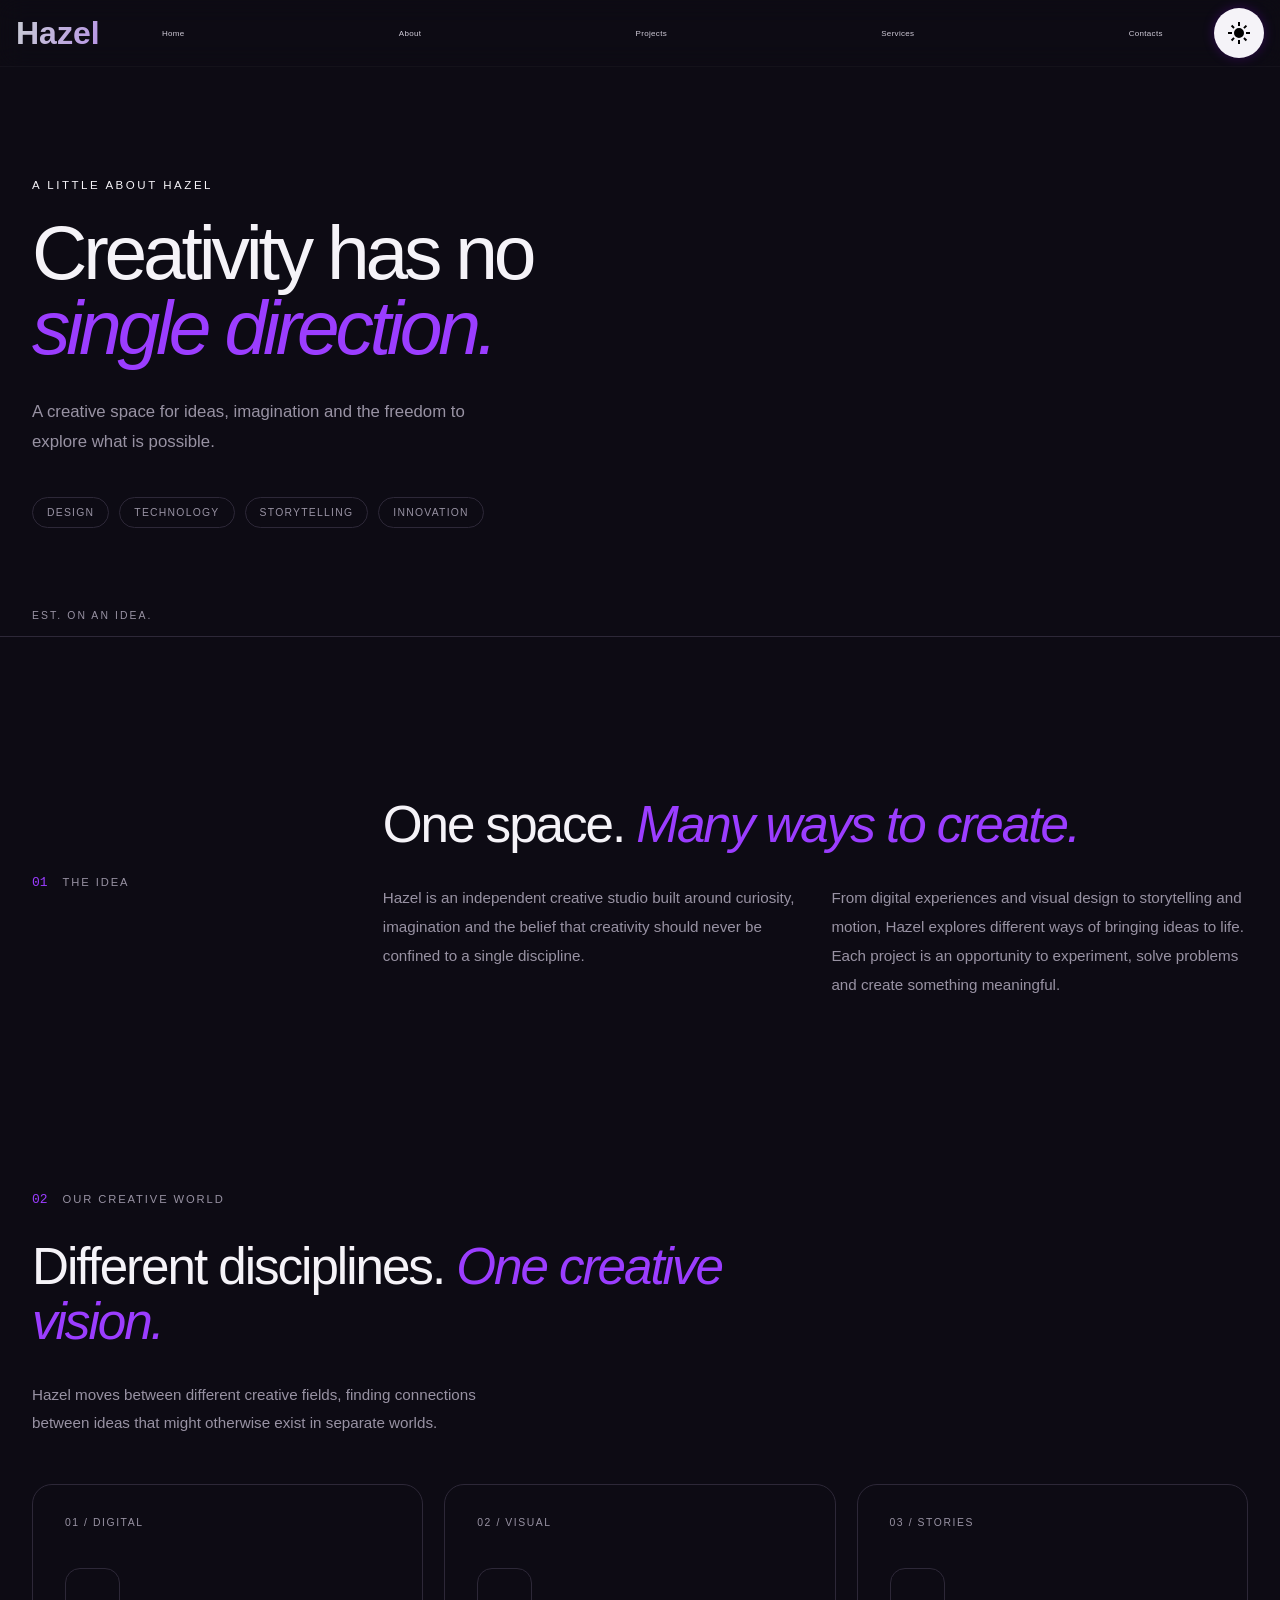
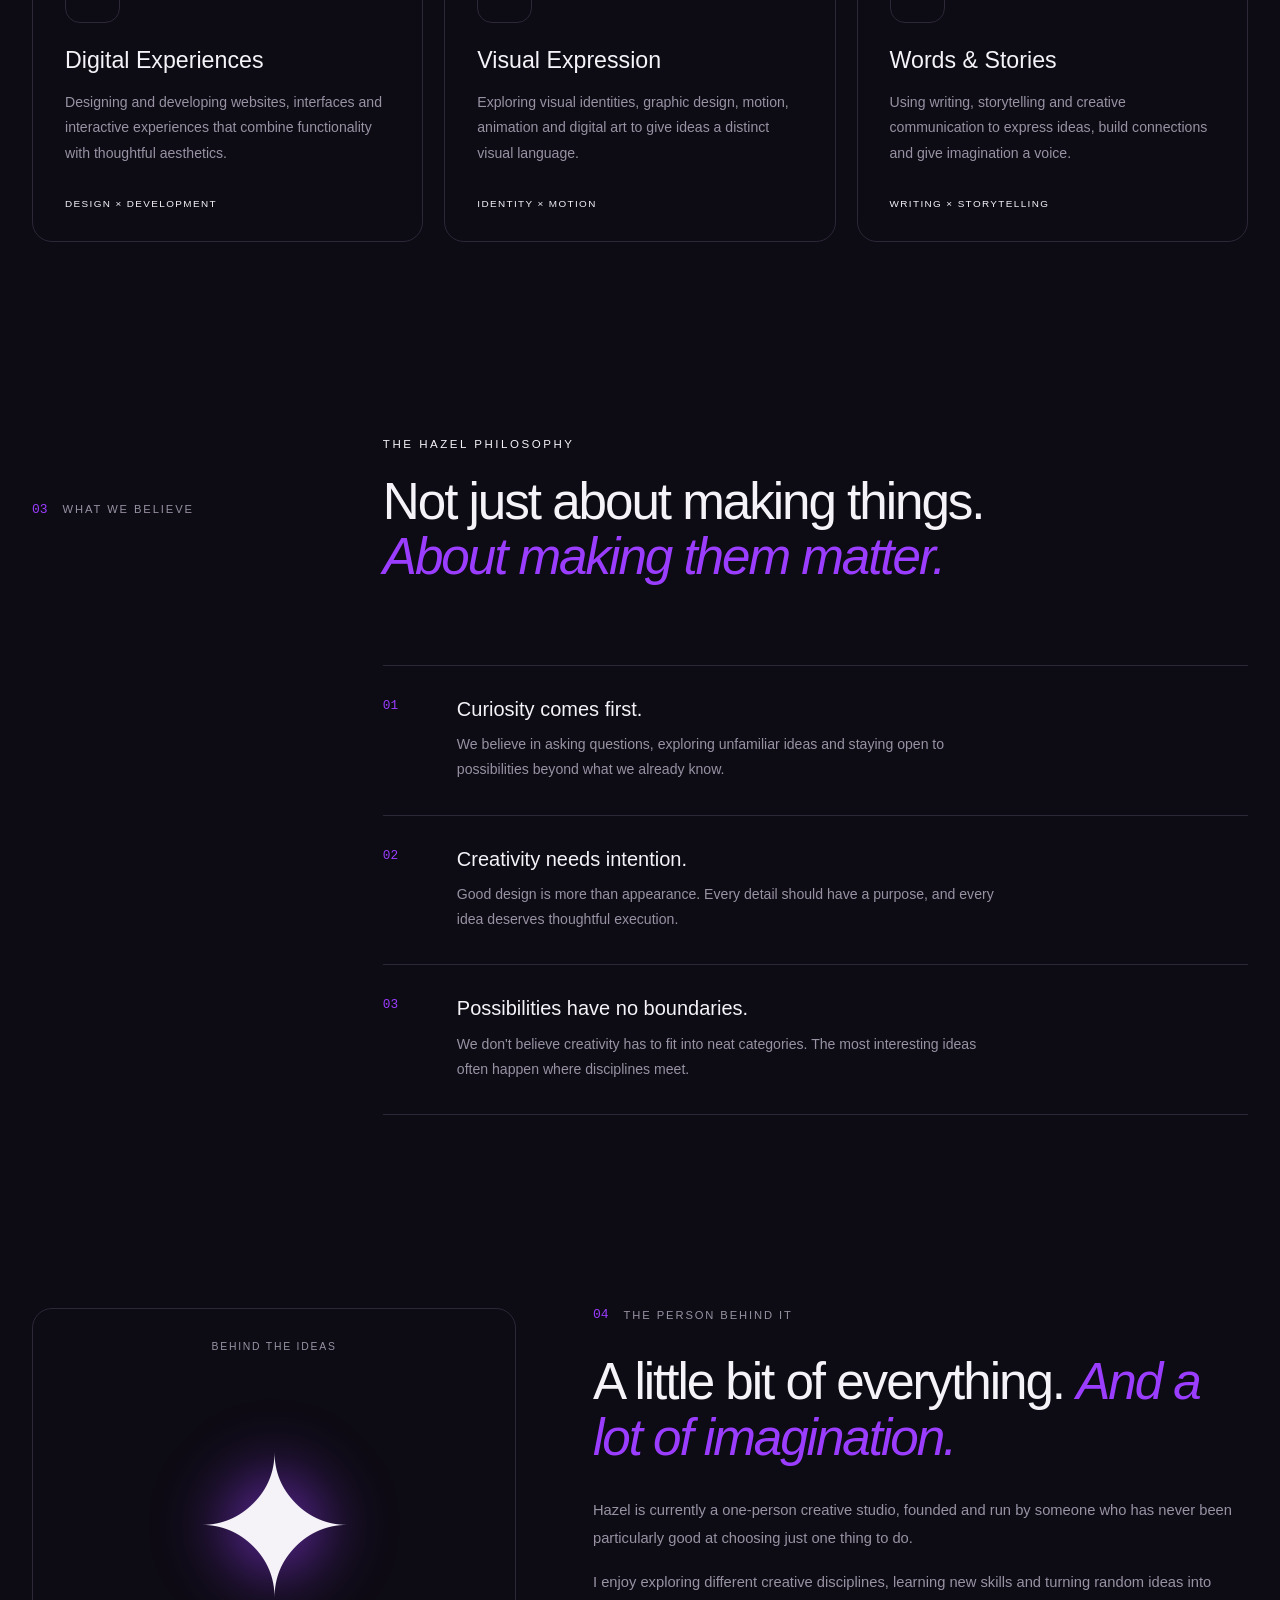
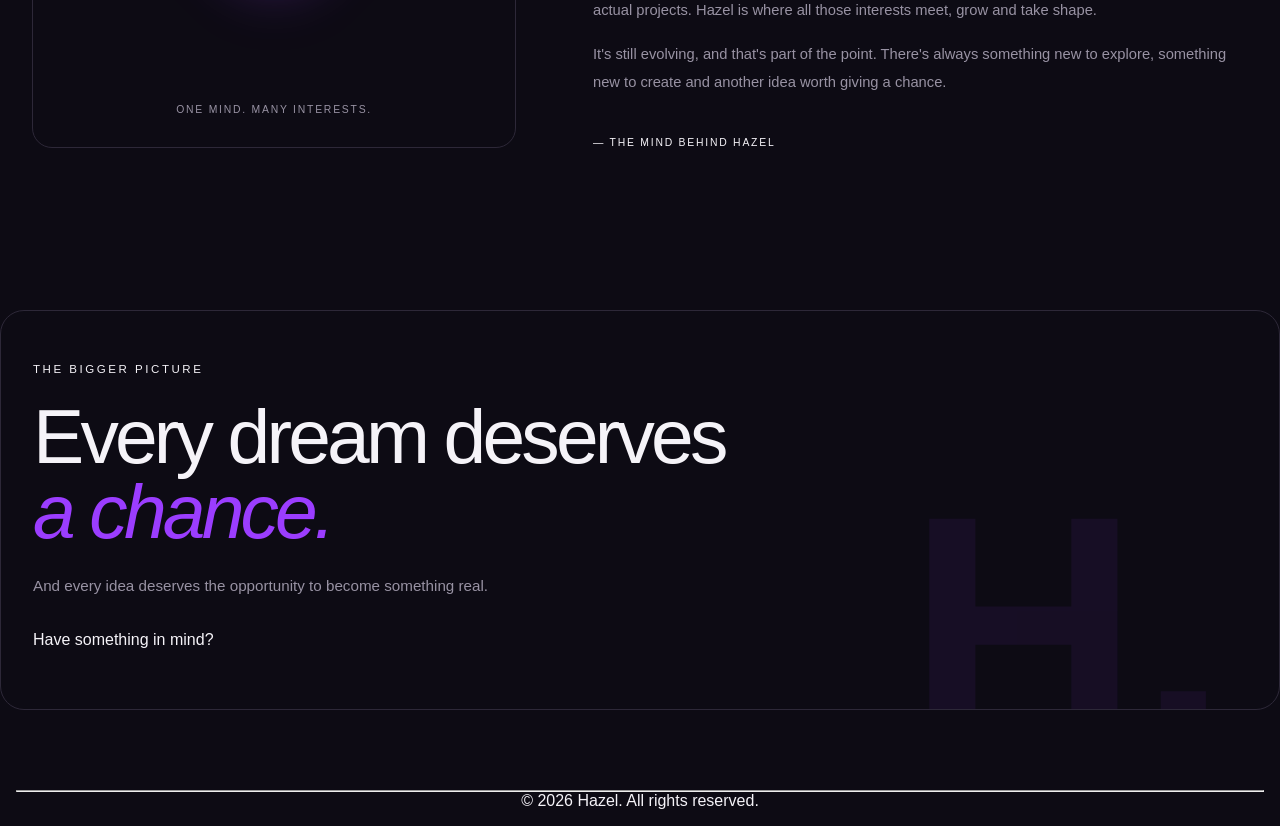
<file: about.html>
<!DOCTYPE html>
<html>
    <head>
        <title>HAZEL</title>
        <link rel="stylesheet" href="general.css"> 
        <link rel="stylesheet" href="css/About.css">
        <link rel="shortcut icon" href="HAZEL-white.svg">
        <script type="text/javascript" src="darkmode.js" defer></script>

    </head>
    <body class="darkmode">
        <header>
            <!--Logo-->
            <div class="Logo">
                <a href="index.html"><span class="HAZEL">Hazel</span></a>
            </div>
            <!--menubar-->
            <button class="bar-toggle">
                <span class="bar"></span>
                <span class="bar"></span>
                <span class="bar"></span>
            </button>
            <!--navbar-->
            <div class="navbar">
                <a href="index.html">Home</a>
                <a href="about.html">About</a>
                <a href="projects.html">Projects</a>
                <a href="services.html">Services</a>
                <a href="contact.html">Contacts</a>
                <!--<a href="Resume.pdf" target="_blank"><button class="btn">Resume 🡻</button></a>----->
            </div> 
             <!--Theme Toggle-->
             <div id="theme"><button id="theme-toggle">
                <svg xmlns="http://www.w3.org/2000/svg" height="24px" viewBox="0 -960 960 960" width="24px" fill="#e3e3e3"><path d="M480-120q-150 0-255-105T120-480q0-150 105-255t255-105q14 0 27.5 1t26.5 3q-41 29-65.5 75.5T444-660q0 90 63 153t153 63q55 0 101-24.5t75-65.5q2 13 3 26.5t1 27.5q0 150-105 255T480-120Z"/></svg>
                <svg xmlns="http://www.w3.org/2000/svg" height="24px" viewBox="0 -960 960 960" width="24px" fill="#e3e3e3"><path d="M338.5-338.5Q280-397 280-480t58.5-141.5Q397-680 480-680t141.5 58.5Q680-563 680-480t-58.5 141.5Q563-280 480-280t-141.5-58.5ZM200-440H40v-80h160v80Zm720 0H760v-80h160v80ZM440-760v-160h80v160h-80Zm0 720v-160h80v160h-80ZM256-650l-101-97 57-59 96 100-52 56Zm492 496-97-101 53-55 101 97-57 59Zm-98-550 97-101 59 57-100 96-56-52ZM154-212l101-97 55 53-97 101-59-57Z"/></svg>
            </button></div>
        </header>
        
        <main class="about-page">

            <!-- ABOUT HERO -->
            <section class="about-hero">

                <div class="about-hero-copy">
                    <span class="about-eyebrow">A LITTLE ABOUT HAZEL</span>

                    <h1>
                        Creativity has no
                        <span>single direction.</span>
                    </h1>

                    <p class="about-hero-desc">
                        A creative space for ideas, imagination and the
                        freedom to explore what is possible.
                    </p>

                    <div class="about-hero-tags">
                        <span>DESIGN</span>
                        <span>TECHNOLOGY</span>
                        <span>STORYTELLING</span>
                        <span>INNOVATION</span>
                    </div>
                </div>

                <div class="hero-index">EST. ON AN IDEA.</div>
            </section>


            <!-- THE STORY -->
            <section class="about-story">

                <div class="about-section-index">
                    <span>01</span>
                    <span>THE IDEA</span>
                </div>

                <div class="about-story-content">

                    <h2>
                        One space.
                        <span>Many ways to create.</span>
                    </h2>

                    <div class="story-columns">
                        <p>
                            Hazel is an independent creative studio built around
                            curiosity, imagination and the belief that creativity
                            should never be confined to a single discipline.
                        </p>

                        <p>
                            From digital experiences and visual design to
                            storytelling and motion, Hazel explores different
                            ways of bringing ideas to life. Each project is an
                            opportunity to experiment, solve problems and create
                            something meaningful.
                        </p>
                    </div>

                </div>

            </section>


            <!-- WHAT WE DO -->
            <section class="about-focus">

                <div class="about-section-heading">
                    <div class="about-section-index">
                        <span>02</span>
                        <span>OUR CREATIVE WORLD</span>
                    </div>

                    <h2>
                        Different disciplines.
                        <span>One creative vision.</span>
                    </h2>

                    <p>
                        Hazel moves between different creative fields,
                        finding connections between ideas that might
                        otherwise exist in separate worlds.
                    </p>
                </div>


                <div class="focus-grid">

                    <article class="focus-card focus-digital">
                        <span class="focus-number">01 / DIGITAL</span>

                        <div class="focus-icon">
                            <i class="fa-solid fa-code"></i>
                        </div>

                        <h3>Digital Experiences</h3>

                        <p>
                            Designing and developing websites, interfaces
                            and interactive experiences that combine
                            functionality with thoughtful aesthetics.
                        </p>

                        <span class="focus-footer">DESIGN × DEVELOPMENT</span>
                    </article>


                    <article class="focus-card focus-visual">
                        <span class="focus-number">02 / VISUAL</span>

                        <div class="focus-icon">
                            <i class="fa-solid fa-wand-magic-sparkles"></i>
                        </div>

                        <h3>Visual Expression</h3>

                        <p>
                            Exploring visual identities, graphic design,
                            motion, animation and digital art to give
                            ideas a distinct visual language.
                        </p>

                        <span class="focus-footer">IDENTITY × MOTION</span>
                    </article>


                    <article class="focus-card focus-stories">
                        <span class="focus-number">03 / STORIES</span>

                        <div class="focus-icon">
                            <i class="fa-solid fa-feather-pointed"></i>
                        </div>

                        <h3>Words & Stories</h3>

                        <p>
                            Using writing, storytelling and creative
                            communication to express ideas, build
                            connections and give imagination a voice.
                        </p>

                        <span class="focus-footer">WRITING × STORYTELLING</span>
                    </article>

                </div>

            </section>


            <!-- PHILOSOPHY -->
            <section class="about-philosophy">

                <div class="about-section-index">
                    <span>03</span>
                    <span>WHAT WE BELIEVE</span>
                </div>

                <div class="philosophy-heading">
                    <span class="about-eyebrow">THE HAZEL PHILOSOPHY</span>

                    <h2>
                        Not just about making things.
                        <span>About making them matter.</span>
                    </h2>
                </div>


                <div class="philosophy-list">

                    <div class="philosophy-item">
                        <span class="philosophy-number">01</span>

                        <div>
                            <h3>Curiosity comes first.</h3>
                            <p>
                                We believe in asking questions, exploring
                                unfamiliar ideas and staying open to
                                possibilities beyond what we already know.
                            </p>
                        </div>

                        <i class="fa-solid fa-arrow-up-right-from-square"></i>
                    </div>


                    <div class="philosophy-item">
                        <span class="philosophy-number">02</span>

                        <div>
                            <h3>Creativity needs intention.</h3>
                            <p>
                                Good design is more than appearance.
                                Every detail should have a purpose,
                                and every idea deserves thoughtful execution.
                            </p>
                        </div>

                        <i class="fa-solid fa-arrow-up-right-from-square"></i>
                    </div>


                    <div class="philosophy-item">
                        <span class="philosophy-number">03</span>

                        <div>
                            <h3>Possibilities have no boundaries.</h3>
                            <p>
                                We don't believe creativity has to fit
                                into neat categories. The most interesting
                                ideas often happen where disciplines meet.
                            </p>
                        </div>

                        <i class="fa-solid fa-arrow-up-right-from-square"></i>
                    </div>

                </div>

            </section>


            <!-- THE PERSON BEHIND HAZEL -->
            <section class="about-founder">

                <div class="founder-visual">
                    <span class="founder-visual-label">BEHIND THE IDEAS</span>
                    <span class="founder-big-star">✦</span>
                    <span class="founder-visual-bottom">ONE MIND. MANY INTERESTS.</span>
                </div>

                <div class="founder-content">

                    <div class="about-section-index">
                        <span>04</span>
                        <span>THE PERSON BEHIND IT</span>
                    </div>

                    <h2>
                        A little bit of everything.
                        <span>And a lot of imagination.</span>
                    </h2>

                    <p>
                        Hazel is currently a one-person creative studio,
                        founded and run by someone who has never been
                        particularly good at choosing just one thing to do.
                    </p>

                    <p>
                        I enjoy exploring different creative disciplines,
                        learning new skills and turning random ideas into
                        actual projects. Hazel is where all those interests
                        meet, grow and take shape.
                    </p>

                    <p>
                        It's still evolving, and that's part of the point.
                        There's always something new to explore, something
                        new to create and another idea worth giving a chance.
                    </p>

                    <span class="founder-signoff">— THE MIND BEHIND HAZEL</span>

                </div>

            </section>


            <!-- CLOSING STATEMENT -->
            <section class="about-closing">

                <span class="about-eyebrow">THE BIGGER PICTURE</span>

                <h2>
                    Every dream deserves
                    <span>a chance.</span>
                </h2>

                <p>
                    And every idea deserves the opportunity to become
                    something real.
                </p>

                <a href="contact.html" class="about-contact-link">
                    Have something in mind?
                    <i class="fa-solid fa-arrow-right"></i>
                </a>

                <span class="closing-decoration">H.</span>

            </section>

        </main>

        <footer>
            <hr>
            <p>&copy; 2026 Hazel. All rights reserved.</p>
        </footer>
    </body>
    <script src="function.js"></script>
</html>
</file>
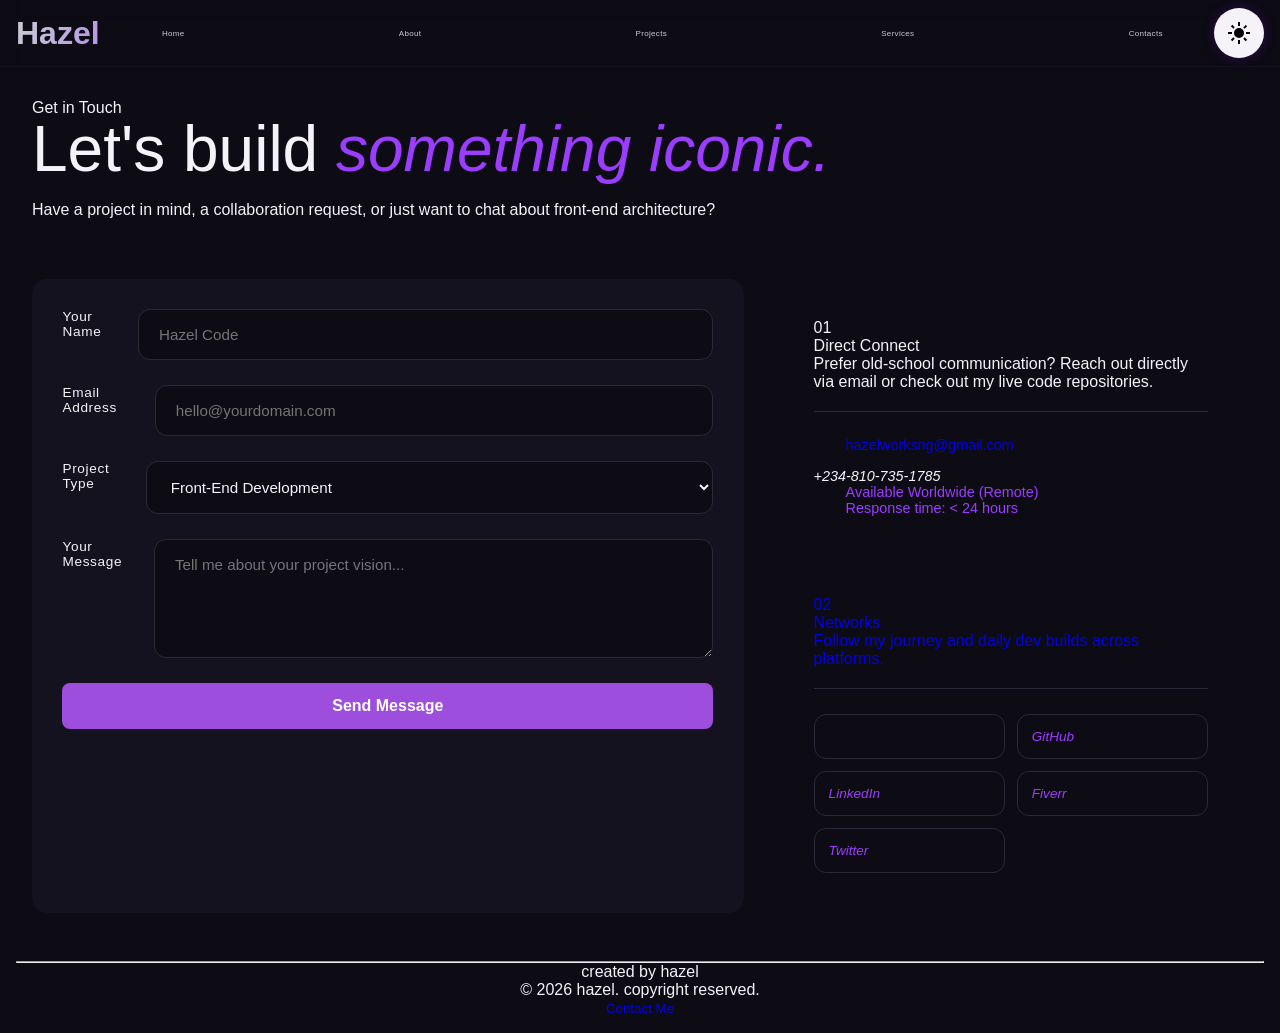
<file: contact.html>
<!DOCTYPE html>
<html>
    <head>
        <title>HAZEL</title>
        <link rel="stylesheet" href="general.css"> 
        <link rel="stylesheet" href="css/contacts.css">
        <link rel="shortcut icon" href="HAZEL-white.svg">
        <script type="text/javascript" src="darkmode.js" defer></script>
    </head>
    <body class="darkmode">
        <header>
            <!--Logo-->
            <div class="Logo">
                <a href="index.html"><span class="HAZEL">Hazel</span></a>
            </div>
            <!--menubar-->
            <button class="bar-toggle">
                <span class="bar"></span>
                <span class="bar"></span>
                <span class="bar"></span>
            </button>
            <!--navbar-->
            <div class="navbar">
                <a href="index.html">Home</a>
                <a href="About.html">About</a>
                <a href="projects.html">Projects</a>
                <a href="services.html">Services</a>
                <a href="contact.html">Contacts</a>
                <!--<a href="Resume.pdf" target="_blank"><button class="btn">Resume 🡻</button></a>----->
            </div> 
             <!--Theme Toggle-->
             <div id="theme"><button id="theme-toggle">
                <svg xmlns="http://www.w3.org/2000/svg" height="24px" viewBox="0 -960 960 960" width="24px" fill="#e3e3e3"><path d="M480-120q-150 0-255-105T120-480q0-150 105-255t255-105q14 0 27.5 1t26.5 3q-41 29-65.5 75.5T444-660q0 90 63 153t153 63q55 0 101-24.5t75-65.5q2 13 3 26.5t1 27.5q0 150-105 255T480-120Z"/></svg>
                <svg xmlns="http://www.w3.org/2000/svg" height="24px" viewBox="0 -960 960 960" width="24px" fill="#e3e3e3"><path d="M338.5-338.5Q280-397 280-480t58.5-141.5Q397-680 480-680t141.5 58.5Q680-563 680-480t-58.5 141.5Q563-280 480-280t-141.5-58.5ZM200-440H40v-80h160v80Zm720 0H760v-80h160v80ZM440-760v-160h80v160h-80Zm0 720v-160h80v160h-80ZM256-650l-101-97 57-59 96 100-52 56Zm492 496-97-101 53-55 101 97-57 59Zm-98-550 97-101 59 57-100 96-56-52ZM154-212l101-97 55 53-97 101-59-57Z"/></svg>
            </button></div>
        </header>
        <main>
            <div class="container">
                <section class="contact-hero">
                    <div class="section-tag">Get in Touch</div>
                    <h1>Let's build <span>something iconic.</span></h1>
                    <p class="hero-desc">Have a project in mind, a collaboration request, or just want to chat about front-end architecture?</p>
                </section>

                <section class="contact-grid">
                    <!-- Contact Form Card -->
                    <div class="bento-card contact-form-card">
                        <form id="contactForm">
                            <div class="form-group">
                                <label for="name">Your Name</label>
                                <input type="text" id="name" placeholder="Hazel Code" required>
                            </div>
                            <div class="form-group">
                                <label for="email">Email Address</label>
                                <input type="email" id="email" placeholder="hello@yourdomain.com" required>
                            </div>
                            <div class="form-group">
                                <label for="service">Project Type</label>
                                <select id="service">
                                    <option value="frontend">Front-End Development</option>
                                    <option value="design">UI/UX & Branding</option>
                                    <option value="ad">Ad Campaign</option>
                                    <option value="other">Other Inquiry</option>
                                </select>
                            </div>
                            <div class="form-group">
                                <label for="message">Your Message</label>
                                <textarea id="message" rows="5" placeholder="Tell me about your project vision..." required></textarea>
                            </div>
                            <button type="submit" class="cta-button">
                                Send Message <i class="fa-solid fa-arrow-right"></i>
                            </button>
                        </form>
                    </div>

                    <!-- Direct Info & Socials Sidebar -->
                    <div class="contact-sidebar">
                        <div class="bento-card info-card">
                            <div class="card-number">01</div>
                            <div class="card-title">Direct Connect</div>
                            <p class="card-desc">Prefer old-school communication? Reach out directly via email or check out my live code repositories.</p>
                            
                            <ul class="contact-direct-list">
                                <li>
                                    <i class="fa-regular fa-envelope"></i>
                                    <a href="mailto: hazelworksng@gmail.com">hazelworksng@gmail.com</span>
                                </li>
                                <li>
                                    <address>+234-810-735-1785</address>
                                </li>
                                <li>
                                    <i class="fa-solid fa-location-dot"></i>
                                    <span>Available Worldwide (Remote)</span>
                                </li>
                                <li>
                                    <i class="fa-regular fa-clock"></i>
                                    <span>Response time: < 24 hours</span>
                                </li>
                            </ul>
                        </div>

                        <div class="bento-card socials-card">
                            <div class="card-number">02</div>
                            <div class="card-title">Networks</div>
                            <p class="card-desc">Follow my journey and daily dev builds across platforms.</p>
                            <div class="social-links-grid">
                                <a href="#" target="_blank"><i class="fa-brands fa-github"><span>GitHub</span></i></a>
                                <a href="https://www.linkedin.com/in/yetunde-undefined-35b78b425?utm_source=share_via&utm_content=profile&utm_medium=member_android" target="_blank"><i class="fa-brands fa-linkedin-in"><span>LinkedIn</span></i></a>
                                <a href="#" target="_blank"><i class="fa-brands fa-fiverr"><span>Fiverr</span></i></a>
                                <a href="#" target="_blank"><i class="fa-brands fa-x-twitter"><span>Twitter</span></i></a>
                            </div>
                        </div>
                    </div>
                </section>
            </div>
        </main>
        <footer>
            <hr>
            created by hazel<br>
            &copy; 2026 hazel. copyright reserved.<br>
            <small><a href="mailto:hazelworksng@gmail.com">Contact Me</a></small>
        </footer>
        <script src="function.js"></script>
    </body>
</html>
</file>
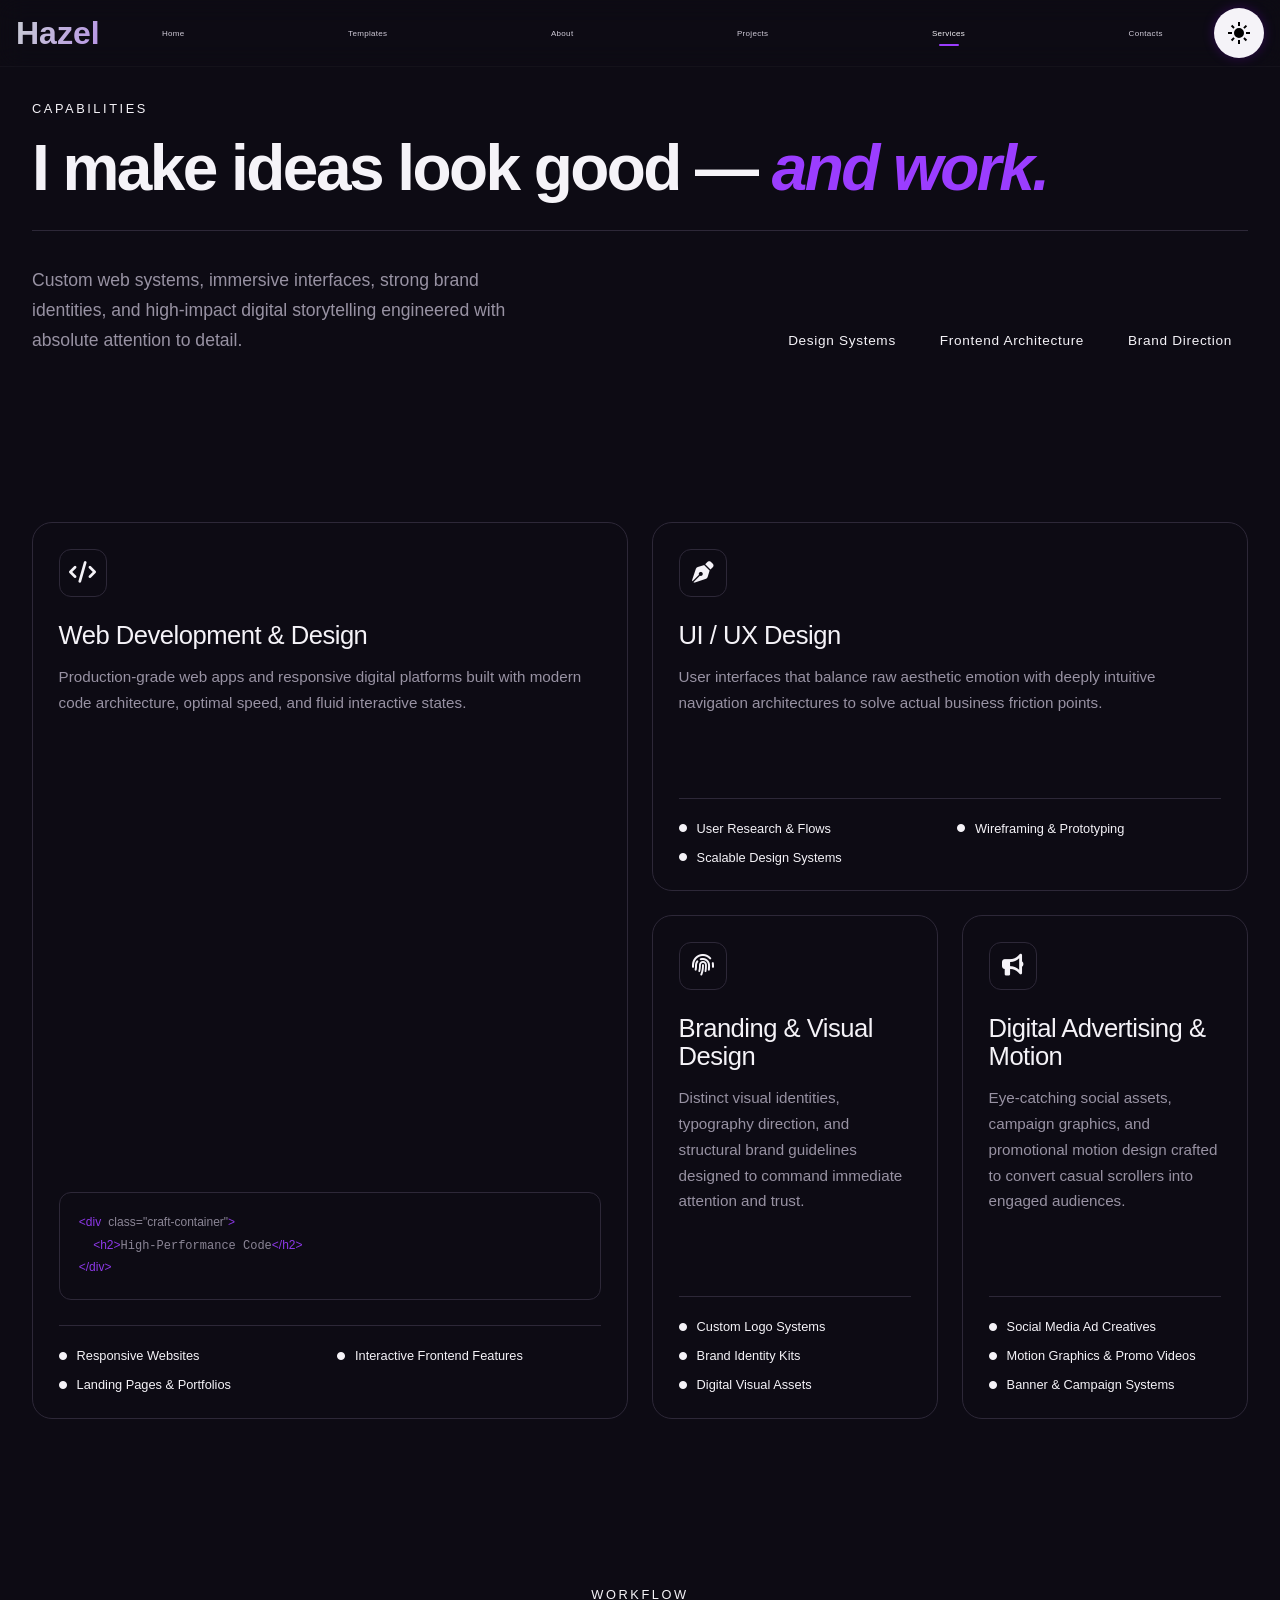
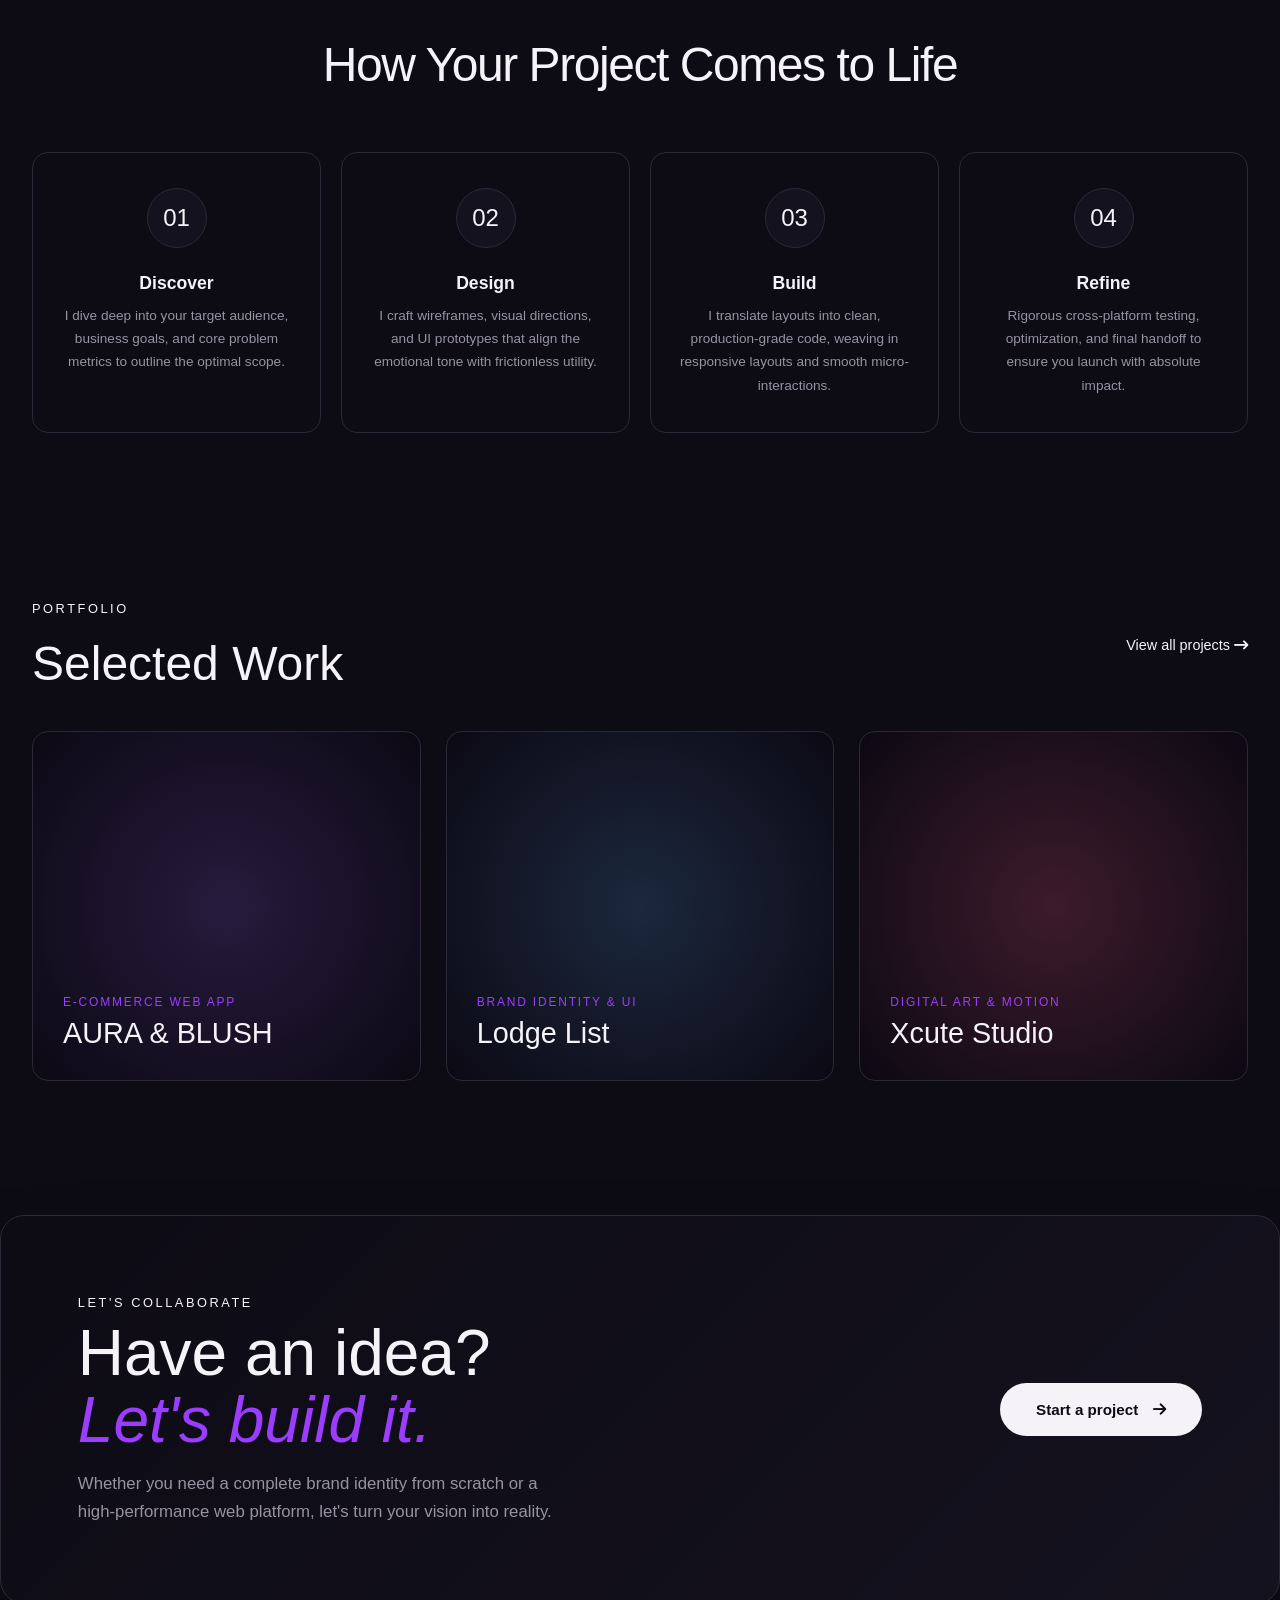
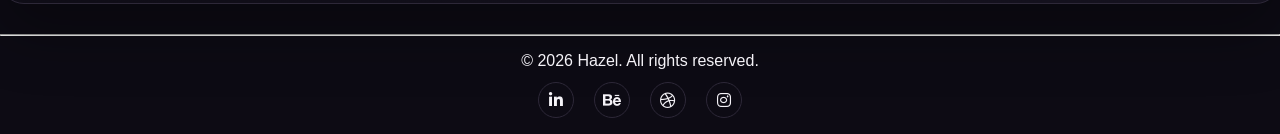
<file: services.html>
<!DOCTYPE html>
<html>
    <head>
        <title>HAZEL</title>
        <link rel="stylesheet" href="general.css"> 
        <link rel="stylesheet" href="css/services.css"> 
        <link rel="shortcut icon" href="HAZEL-white.svg">
        <script type="text/javascript" src="darkmode.js" defer></script>
        <link rel="preconnect" href="https://fonts.googleapis.com">
        <link rel="preconnect" href="https://fonts.gstatic.com" crossorigin>
        <link href="https://fonts.googleapis.com/css2?family=Instrument+Serif:ital@0;1&family=Plus+Jakarta+Sans:wght@300;400;500;600&display=swap" rel="stylesheet">
        <link rel="stylesheet" href="https://cdnjs.cloudflare.com/ajax/libs/font-awesome/6.4.0/css/all.min.css">
    </head>
    <body class="darkmode">
        <header>
            <!--Logo-->
            <div class="Logo">
                <a href="index.html"><span class="HAZEL">Hazel</span></a>
            </div>
            <!--navbar-->
            <div class="navbar">
                <a href="index.html">Home</a>
                <a href="products.html">Templates</a>
                <a href="about.html">About</a>
                <a href="projects.html">Projects</a>
                <a href="services.html" class="active">Services</a>
                <a href="contact.html">Contacts</a>
                <!--<a href="Resume.pdf" target="_blank"><button class="btn">Resume 🡻</button></a>----->
            </div> 
             <!--Theme Toggle-->
             <div id="theme"><button id="theme-toggle">
                <svg xmlns="http://www.w3.org/2000/svg" height="24px" viewBox="0 -960 960 960" width="24px" fill="#e3e3e3"><path d="M480-120q-150 0-255-105T120-480q0-150 105-255t255-105q14 0 27.5 1t26.5 3q-41 29-65.5 75.5T444-660q0 90 63 153t153 63q55 0 101-24.5t75-65.5q2 13 3 26.5t1 27.5q0 150-105 255T480-120Z"/></svg>
                <svg xmlns="http://www.w3.org/2000/svg" height="24px" viewBox="0 -960 960 960" width="24px" fill="#e3e3e3"><path d="M338.5-338.5Q280-397 280-480t58.5-141.5Q397-680 480-680t141.5 58.5Q680-563 680-480t-58.5 141.5Q563-280 480-280t-141.5-58.5ZM200-440H40v-80h160v80Zm720 0H760v-80h160v80ZM440-760v-160h80v160h-80Zm0 720v-160h80v160h-80ZM256-650l-101-97 57-59 96 100-52 56Zm492 496-97-101 53-55 101 97-57 59Zm-98-550 97-101 59 57-100 96-56-52ZM154-212l101-97 55 53-97 101-59-57Z"/></svg>
            </button></div>
            <!--menubar-->
            <button class="bar-toggle">
                <span class="bar"></span>
                <span class="bar"></span>
                <span class="bar"></span>
            </button>
        </header>
        <!-- Main Content -->
        <main class="container">

            <!-- Hero Section -->
            <section class="services-hero">
                <div class="section-tag">CAPABILITIES</div>
                <h1>I make ideas look good — <span>and work.</span></h1>
                <div class="hero-bottom">
                    <p class="hero-desc">Custom web systems, immersive interfaces, strong brand identities, and high-impact digital storytelling engineered with absolute attention to detail.</p>
                    <div class="capability-pills">
                        <span class="pill">Design Systems</span>
                        <span class="pill">Frontend Architecture</span>
                        <span class="pill">Brand Direction</span>
                    </div>
                </div>
            </section>

            <!-- Asymmetric Bento Grid Services Layout -->
            <section class="bento-grid">
                
                <!-- Service 01 -->
                <div class="bento-card card-large">
                    <div>
                        <div class="card-header-flex">
                            <div class="card-icon-box"><i class="fa-solid fa-code"></i></div>
                        </div>
                        <h2 class="card-title">Web Development & Design</h2>
                        <p class="card-desc">Production-grade web apps and responsive digital platforms built with modern code architecture, optimal speed, and fluid interactive states.</p>
                    </div>
                    <div>
                        <div class="card-visual-preview">
                            <div class="code-mockup">
                                <span class="tag">&lt;div</span> <span class="attr">class</span>=<span class="string">"craft-container"</span><span class="tag">&gt;</span><br>
                                &nbsp;&nbsp;<span class="tag">&lt;h2&gt;</span>High-Performance Code<span class="tag">&lt;/h2&gt;</span><br>
                                <span class="tag">&lt;/div&gt;</span>
                            </div>
                        </div>
                        <ul class="card-deliverables">
                            <li>
                                <i class="fa-solid fa-circle" aria-hidden="true"></i>
                                Responsive Websites
                            </li>
                            <li>
                                <i class="fa-solid fa-circle" aria-hidden="true"></i>
                                Interactive Frontend Features
                            </li>
                            <li>
                                <i class="fa-solid fa-circle" aria-hidden="true"></i>
                                Landing Pages & Portfolios
                            </li>
                        </ul>
                    </div>
                </div>

                <!-- Service 02 -->
                <div class="bento-card card-small">
                    <div>
                        <div class="card-header-flex">
                            <div class="card-icon-box"><i class="fa-solid fa-pen-nib"></i></div>
                        </div>
                        <h2 class="card-title">UI / UX Design</h2>
                        <p class="card-desc">User interfaces that balance raw aesthetic emotion with deeply intuitive navigation architectures to solve actual business friction points.</p>
                    </div>
                    <ul class="card-deliverables" style="margin-top: 30px;">
                        <li><i class="fa-solid fa-circle"></i> User Research & Flows</li>
                        <li><i class="fa-solid fa-circle"></i> Wireframing & Prototyping</li>
                        <li><i class="fa-solid fa-circle"></i> Scalable Design Systems</li>
                    </ul>
                </div>

                <!-- Service 03 -->
                <div class="bento-card card-medium-1">
                    <div>
                        <div class="card-header-flex">
                            <div class="card-icon-box"><i class="fa-solid fa-fingerprint"></i></div>
                        </div>
                        <h2 class="card-title">Branding & Visual Design</h2>
                        <p class="card-desc">Distinct visual identities, typography direction, and structural brand guidelines designed to command immediate attention and trust.</p>
                    </div>
                    <ul class="card-deliverables" style="margin-top: 30px;">
                        <li><i class="fa-solid fa-circle"></i> Custom Logo Systems</li>
                        <li><i class="fa-solid fa-circle"></i> Brand Identity Kits</li>
                        <li><i class="fa-solid fa-circle"></i> Digital Visual Assets</li>
                    </ul>
                </div>

                <!-- Service 04 -->
                <div class="bento-card card-medium-2">
                    <div>
                        <div class="card-header-flex">
                            <div class="card-icon-box"><i class="fa-solid fa-bullhorn"></i></div>
                        </div>
                        <h2 class="card-title">Digital Advertising & Motion</h2>
                        <p class="card-desc">Eye-catching social assets, campaign graphics, and promotional motion design crafted to convert casual scrollers into engaged audiences.</p>
                    </div>
                    <ul class="card-deliverables" style="margin-top: 30px;">
                        <li><i class="fa-solid fa-circle"></i> Social Media Ad Creatives</li>
                        <li><i class="fa-solid fa-circle"></i> Motion Graphics & Promo Videos</li>
                        <li><i class="fa-solid fa-circle"></i> Banner & Campaign Systems</li>
                    </ul>
                </div>

            </section>

            <!-- How I Work Section -->
            <section class="process-section">
                <div class="section-header-center">
                    <span class="section-tag">WORKFLOW</span>
                    <h2>How Your Project Comes to Life</h2>
                </div>
                
                <div class="process-timeline">
                    <div class="process-step">
                        <div class="step-number-indicator">01</div>
                        <div class="step-title">Discover</div>
                        <p class="step-desc">I dive deep into your target audience, business goals, and core problem metrics to outline the optimal scope.</p>
                    </div>
                    <div class="process-step">
                        <div class="step-number-indicator">02</div>
                        <div class="step-title">Design</div>
                        <p class="step-desc">I craft wireframes, visual directions, and UI prototypes that align the emotional tone with frictionless utility.</p>
                    </div>
                    <div class="process-step">
                        <div class="step-number-indicator">03</div>
                        <div class="step-title">Build</div>
                        <p class="step-desc">I translate layouts into clean, production-grade code, weaving in responsive layouts and smooth micro-interactions.</p>
                    </div>
                    <div class="process-step">
                        <div class="step-number-indicator">04</div>
                        <div class="step-title">Refine</div>
                        <p class="step-desc">Rigorous cross-platform testing, optimization, and final handoff to ensure you launch with absolute impact.</p>
                    </div>
                </div>
            </section>

            <!-- Selected Work Mini Preview Strip -->
            <section class="selected-work-strip">
                <div class="strip-header">
                    <div>
                        <span class="section-tag">PORTFOLIO</span>
                        <h2>Selected Work</h2>
                    </div>
                    <a href="projects.html" class="view-all-link">View all projects <i class="fa-solid fa-arrow-right-long"></i></a>
                </div>

                <div class="work-preview-grid">
                    <div class="work-card-preview" style="background: radial-gradient(circle at center, #261b3d 0%, #0c0914 100%);">
                        <div class="work-card-content">
                            <div class="work-category">E-Commerce Web App</div>
                            <h3 class="work-title">AURA & BLUSH</h3>
                        </div>
                    </div>
                    <div class="work-card-preview" style="background: radial-gradient(circle at center, #1b283d 0%, #0c0914 100%);">
                        <div class="work-card-content">
                            <div class="work-category">Brand Identity & UI</div>
                            <h3 class="work-title">Lodge List</h3>
                        </div>
                    </div>
                    <div class="work-card-preview" style="background: radial-gradient(circle at center, #3d1b2b 0%, #0c0914 100%);">
                        <div class="work-card-content">
                            <div class="work-category">Digital Art & Motion</div>
                            <h3 class="work-title">Xcute Studio</h3>
                        </div>
                    </div>
                </div>
            </section>

            <!-- Call to Action Banner -->
            <section class="cta-banner">
                <div class="cta-content">
                    <span class="section-tag" style="margin-bottom: 10px;">LET'S COLLABORATE</span>
                    <h2>Have an idea?<br><span>Let's build it.</span></h2>
                    <p>Whether you need a complete brand identity from scratch or a high-performance web platform, let's turn your vision into reality.</p>
                </div>
                <a href="contact.html" class="cta-button">Start a project <i class="fa-solid fa-arrow-right"></i></a>
            </section>

        </main>

        </body>
        <hr>
        <footer>
            <div class="footer-copy">&copy; 2026 Hazel. All rights reserved.</div>
            <div class="social-links">
                <a href="#" aria-label="LinkedIn"><i class="fa-brands fa-linkedin-in"></i></a>
                <a href="#" aria-label="Behance"><i class="fa-brands fa-behance"></i></a>
                <a href="#" aria-label="Dribbble"><i class="fa-brands fa-dribbble"></i></a>
                <a href="#" aria-label="Instagram"><i class="fa-brands fa-instagram"></i></a>
            </div>
        </footer>
        <script src="function.js"></script>
    </body>
</html>
</file>
<file: general.css>
:root {
    /* ========================================
       HAZEL — BRAND COLORS
    ======================================== */

    --purple: #9B3DFF;
    --purple-light: #B968FF;
    --purple-dark: #7624CC;

    --navy: #14213D;
    --navy-light: #24365A;
    --navy-dark: #0D162B;

    --silver: #C9CDD4;
    --silver-light: #E7E9EE;
    --silver-dark: #9298A5;

    --white: #FFFFFF;


    /* ========================================
       LIGHT THEME
    ======================================== */

    --bg: #FAF9FC;
    --surface: #F1F0F5;
    --surface-hover: #E9E6F0;
    --card: #FFFFFF;
    --card-hover: #FCFAFF;

    --text: #18151F;
    --text-secondary: #45404F;
    --text-muted: #777180;
    --text-disabled: #A7A3AD;

    --border: #DDD9E5;
    --border-hover: #C9B9D9;

    /* Accent */
    --accent: #9B3DFF;
    --accent-hover: #7F25D9;
    --accent-soft: #EFE1FF;
    --accent-glow: rgba(155, 61, 255, 0.25);

    /* Buttons */
    --button-bg: #9B3DFF;
    --button-hover: #7F25D9;
    --button-text: #FFFFFF;

    --button-secondary-bg: #ECEAF1;
    --button-secondary-hover: #DED9E8;
    --button-secondary-text: #28232F;

    /* Inputs */
    --input-bg: #FFFFFF;
    --input-border: #D8D3E0;
    --input-focus: #9B3DFF;

    /* Shadows */
    --shadow-sm: 0 2px 8px rgba(25, 15, 40, 0.06);
    --shadow-md: 0 8px 25px rgba(25, 15, 40, 0.10);
    --shadow-lg: 0 15px 45px rgba(25, 15, 40, 0.15);
}


/* ========================================
   DARK THEME
======================================== */

.darkmode {

    /* Main backgrounds */
    --bg: #0D0B14;
    --surface: #15121F;
    --surface-hover: #1D192A;

    /* Cards */
    --card: #191622;
    --card-hover: #211C2D;

    /* Text */
    --text: #F5F3F8;
    --text-secondary: #D0CBD8;
    --text-muted: #9892A3;
    --text-disabled: #625D6A;

    /* Borders */
    --border: #2D2838;
    --border-hover: #473B56;

    /* Accent */
    --accent: #B14DFF;
    --accent-hover: #C477FF;
    --accent-soft: #2B173D;
    --accent-glow: rgba(177, 77, 255, 0.28);

    /* Buttons */
    --button-bg: #B14DFF;
    --button-hover: #C477FF;
    --button-text: #FFFFFF;

    --button-secondary-bg: #24202F;
    --button-secondary-hover: #30293D;
    --button-secondary-text: #E8E3ED;

    /* Inputs */
    --input-bg: #12101A;
    --input-border: #282430;
    --input-focus: #b75bfd;

    /* Shadows */
    --shadow-sm: 0 2px 10px rgba(0, 0, 0, 0.20);
    --shadow-md: 0 10px 30px rgba(0, 0, 0, 0.28);
    --shadow-lg: 0 20px 55px rgba(0, 0, 0, 0.38);

    /* links */  
    --inter-links: #9797f7;  
}

body{
    background-color:var(--bg);
    color: var(--text);
}

*{
    margin:0;
    padding:0;
    text-decoration: none;
    box-sizing:border-box;
    font-family: 'Inter', -apple-system, BlinkMacSystemFont, "Segoe UI", Roboto, sans-serif;
}

header{
    display: flex;
    flex-direction: row;
    padding: .5rem 1rem;
    align-items: center;
    justify-content: space-between;
    position: sticky;
    gap: 2rem;
    top: 0;
    left: 0;
    right: 0;
    backdrop-filter: blur(12px);
    z-index: 1000;
    border-bottom: 1px solid rgba(255, 255, 255, 0.03);
}

.Logo{
    margin-right: 1rem;
    cursor: pointer;
}

.bar-toggle {
    display: none;
    background: transparent;
    padding: 10px;
    border: none;
    cursor: pointer;
}

.bar {
    display: block;
    width: 25px;
    height: 3px;
    margin: 5px auto;
    background: var(--text);
    transition: all 0.3s ease-in-out;
}

.navbar{
    width: 100%;
    display: flex;
    flex-direction: row;
    align-content: center;
    align-items: center;
    justify-content: space-between;
}


/* NAVIGATION LINKS */

.navbar a {
    position: relative;
    display: inline-flex;
    align-items: center;

    font-size: 0.5rem;
    font-weight: 300;
    letter-spacing: 0.04em;

    color: var(--text-secondary);
    text-decoration: none;

    padding: 0.75rem 0.9rem;
    margin-right: 0.3rem;

    border: none;
    border-radius: 8px;

    transition:
        color 0.3s ease,
        background 0.3s ease,
        transform 0.3s ease;
}

/* HOVER */
.navbar a:hover {
    color: var(--text);
    background: var(--purple-dim);
    transform: translateY(-2px);
}

/* ACTIVE LINK */
.navbar a.active {
    color: var(--text);
    background: var(--purple-dim);
}

/* ANIMATED UNDERLINE */
.navbar a::after {
    content: "";
    position: absolute;

    width: 20px;
    height: 2px;

    background: var(--purple);
    border-radius: 10px;

    bottom: 4px;
    left: 50%;

    transform: translateX(-50%) scaleX(0);
    transform-origin: center;

    transition: transform 0.3s ease;
}

/* REVEAL UNDERLINE */
.navbar a:hover::after,
.navbar a.active::after {
    transform: translateX(-50%) scaleX(1);
}


#theme-toggle{
    height: 50px;
    width: 50px;
    padding: 0;
    border: none;
    border-radius: 50%;
    background-color: var(--text);
    display: flex;
    justify-content: center;
    align-items: center; 
    transition: all .3s ease;
    box-shadow: 0 0 12px rgba(153, 0, 255, .25);
}

#theme-toggle:hover{
    transform: scale(1.08);
    box-shadow:
        0 0 10px rgba(153,0,255,.5),
        0 0 20px rgba(153,0,255,.35),
        0 0 35px rgba(153,0,255,.2);
}

#theme-toggle svg{
    fill: var(--BrushedSilver);
}

#theme-toggle svg:last-child{
    display: none;
}

.darkmode #theme-toggle svg:first-child{
    display: none;
}

.darkmode #theme-toggle svg:last-child{
    display: block;
}

.btn {
    background-color: var(--purple);
    color: black;
    border: none;
    padding: 3px 10px;
    border-radius: 5px;
    cursor: pointer;
    transition: all .2s ease-in-out;
    border: 1px solid var(--purple);
    overflow: hidden;
    position: relative;
}

.btn::before {
    content: "";
    position: absolute;
    left: 50%;
    bottom: -100px;
    width: 120%;
    height: 100px;
    background: var(--navy-dark);
    border-radius: 50%;
    transform: translateX(-50%);
    z-index: -10;
    transition: bottom 1s ease;
}

.btn:hover::before {
    bottom: -50%;
}

span{
    color:var(--purple);
}

.HAZEL{
    font-size: 2rem;
    font-weight: bold;
    /* 1. Make the gradient background HUGE (400%) */
    background: radial-gradient(circle, var(--navy), var(--purple), var(--silver));
    background-size: 1000% 1000%;
    
    /* 2. Standard clipping */
    -webkit-background-clip: text;
    background-clip: text;
    color: transparent;
    display: inline-block;

    /* 3. Attach the animation */
    animation: flow 6s ease infinite;
}

/* 4. Define the movement */
@keyframes flow {
    0% { background-position: 0% 50%; }
    50% { background-position: 100% 50%; }
    100% { background-position: 0% 100%; }
}

.navbar a .active::after{
    content: "";
    bottom: -6x;
    left: 0;
    width: 100%;
    color: var(--purple);
}

.navbar.active {
    display: flex;
    position: fixed;
}







footer{
    text-align: center;
    padding: 1rem;
}

footer .row{
    display: flex;
    flex-direction: row;
    justify-content: center;
    align-items: center;
    gap: 1rem;
}

footer .row .footer-col{
    display: flex;
    flex-direction: column;
    justify-content: center;
    align-items: center;
    gap: 1rem;
}

footer .row .footer-col h4{
    color: var(--subtext);
    font-weight: 800;
}

footer .row .footer-col a{
    color: var(--text);
    font-size: .8rem;
    transition: all .2s ease-in-out;
}

footer .row .footer-col a:hover{
    color: var(--purple);
    text-decoration: underline;
}

a svg{
    fill: var(--text);
    width: 20px;
    height: 20px;
    transition: all .2s ease-in-out;
}

a:hover svg{
    fill: var(--purple);
}




@media (max-width: 880px) {

    html{
        font-size: 65%;
    }

    .navbar {
        margin: 1rem;
    }

    .navbar a{
        font-size: .7rem;
        margin-right: 1rem;
    }
}

@media (max-width: 768px) {

    html{
        font-size: 65%;
    }

    .navbar {
        display: none;
        flex-direction: column;
        justify-content: space-evenly;
        gap: 2rem !important;
        position: absolute;
        height: auto;
        max-width: 80%;
        top: 5.45rem;
        right: 0;
        padding: 1rem;
        background-color: var(--bg);
        box-shadow: 0px 0px 2px rgba(214, 204, 204, 0.5);
        backdrop-filter: blur(10px);
    }

    .navbar a{
        font-size: .9rem;
    }

    .bar-toggle {
        display: block;
        z-index: 999;
    }

    .bar-toggle.active .bar:nth-child(2) {
        opacity: 0;
    }

    .bar-toggle.active .bar:nth-child(1) {
        transform: translateY(8px) rotate(45deg);
    }

    .bar-toggle.active .bar:nth-child(3) {
        transform: translateY(-8px) rotate(-45deg);
    }

   /* .intro {
        font-size: .2rem;
    }*/

    section {
        width: 100%;
        gap: 1rem;
        font-size: smaller;
        justify-content:space-around;
        align-items: center;
    }

   .logo-container{
        display: none;
    }

    .Home-section{
    flex-direction:column;
    }

    .Home .Home-section .content{
        margin: 2rem 1rem;
        padding: 1rem;
    }

    #theme.active{
        display: flex;
        top: 9rem;
        right: 0;
    }

    .Home{
        padding:40px 20px;
    }

    .CTA{
        justify-content:center;
        align-items:center;
        width:100%;
    }

    .CTA .btn{
        width:100%;
        max-width:250px;
    }
}



@media (max-width: 480px) {
    .navbar{
        padding: 0 1rem;
    }  

    .navbar-container .navbar-menu li a {
        font-size: 1.2rem;
        padding: 3px 15px;
    }
}
</file>
<file: css/About.css>
/* =========================================
   ABOUT PAGE
========================================= */

.about-page {
    display: flex;
    flex-direction: column;
    gap: clamp(5rem, 10vw, 10rem);
    padding-bottom: 4rem;
}

.about-page section {
    padding: 2rem;
}

.about-eyebrow {
    display: inline-block;
    font-size: 0.72rem;
    letter-spacing: 0.22em;
    color: var(--BrushedSilver);
    margin-bottom: 1.5rem;
}


/* =========================================
   HERO
========================================= */

.about-hero {
    min-height: 570px;
    position: relative;
    display: grid;
    grid-template-columns: 1.2fr 0.8fr;
    align-items: center;
    gap: 2rem;
    overflow: hidden;
    border-bottom: 1px solid var(--border);
}

.about-hero-copy {
    position: relative;
    z-index: 2;
}

.about-hero h1 {
    font-size: clamp(3rem, 6vw, 5.8rem);
    font-weight: 400;
    letter-spacing: -0.055em;
    line-height: 0.98;
    max-width: 750px;
    margin-bottom: 2rem;
}

.about-hero h1 span {
    display: block;
    color: var(--purple);
    font-style: italic;
}

.about-hero-desc {
    color: var(--text-muted);
    font-size: 1.05rem;
    line-height: 1.8;
    max-width: 480px;
    font-weight: 300;
}

.about-hero-tags {
    display: flex;
    flex-wrap: wrap;
    gap: 10px;
    margin-top: 2.5rem;
}

.about-hero-tags span {
    border: 1px solid var(--border);
    border-radius: 30px;
    padding: 9px 14px;
    font-size: 0.65rem;
    letter-spacing: 0.12em;
    color: var(--text-muted);
}

.hero-index {
    position: absolute;
    bottom: 15px;
    left: 2rem;
    font-size: 0.65rem;
    letter-spacing: 0.2em;
    color: var(--text-muted);
}

/* =========================================
   SECTION INDEX
========================================= */

.about-section-index {
    display: flex;
    align-items: center;
    gap: 15px;
    margin-bottom: 2rem;
}

.about-section-index span:first-child {
    color: var(--purple);
    font-family: monospace;
}

.about-section-index span:last-child {
    color: var(--text-muted);
    font-size: 0.7rem;
    letter-spacing: 0.17em;
}


/* =========================================
   STORY
========================================= */

.about-story {
    display: grid;
    grid-template-columns: 0.7fr 2fr;
    gap: 3rem;
}

.about-story-content h2,
.about-section-heading h2,
.philosophy-heading h2,
.founder-content h2 {
    font-size: clamp(2.2rem, 4vw, 3.8rem);
    font-weight: 400;
    line-height: 1.08;
    letter-spacing: -0.04em;
    margin-bottom: 2rem;
}

.about-story-content h2 span,
.about-section-heading h2 span,
.philosophy-heading h2 span,
.founder-content h2 span {
    color: var(--purple);
    font-style: italic;
}

.story-columns {
    display: grid;
    grid-template-columns: 1fr 1fr;
    gap: 2rem;
}

.story-columns p {
    color: var(--text-muted);
    font-size: 0.95rem;
    line-height: 1.9;
    font-weight: 300;
}


/* =========================================
   CREATIVE FOCUS
========================================= */

.about-section-heading {
    max-width: 750px;
    margin-bottom: 3rem;
}

.about-section-heading > p {
    color: var(--text-muted);
    max-width: 500px;
    font-size: 0.95rem;
    line-height: 1.8;
}

.focus-grid {
    display: grid;
    grid-template-columns: repeat(3, 1fr);
    gap: 1.3rem;
}

.focus-card {
    position: relative;
    min-height: 350px;
    padding: 2rem;
    border: 1px solid var(--border);
    border-radius: 20px;
    background: var(--bg);

    display: flex;
    flex-direction: column;
    align-items: flex-start;

    transition: 0.35s ease;
}

.focus-card:hover {
    transform: translateY(-7px);
    border-color: var(--BrushedSilver);
    background: var(--surface);
}

.focus-number {
    color: var(--text-muted);
    font-size: 0.65rem;
    letter-spacing: 0.15em;
}

.focus-icon {
    width: 55px;
    height: 55px;
    border: 1px solid var(--border);
    border-radius: 15px;
    background: var(--purple-dim);

    display: grid;
    place-items: center;

    color: var(--BrushedSilver);
    font-size: 1.3rem;
    margin: 2.5rem 0 1.5rem;
}

.focus-card h3 {
    font-size: 1.45rem;
    font-weight: 400;
    margin-bottom: 1rem;
}

.focus-card p {
    color: var(--text-muted);
    font-size: 0.88rem;
    line-height: 1.8;
    font-weight: 300;
}

.focus-footer {
    margin-top: auto;
    padding-top: 2rem;
    font-size: 0.62rem;
    letter-spacing: 0.14em;
    color: var(--BrushedSilver);
}


/* =========================================
   PHILOSOPHY
========================================= */

.about-philosophy {
    display: grid;
    grid-template-columns: 0.7fr 2fr;
    gap: 3rem;
}

.philosophy-heading {
    max-width: 700px;
}

.philosophy-heading .about-eyebrow {
    margin-bottom: 1.5rem;
}

.philosophy-list {
    grid-column: 2;
    border-top: 1px solid var(--border);
}

.philosophy-item {
    display: grid;
    grid-template-columns: 50px 1fr 30px;
    align-items: start;
    gap: 1.5rem;
    padding: 2rem 0;
    border-bottom: 1px solid var(--border);
    transition: padding 0.3s ease;
}

.philosophy-item:hover {
    padding-left: 10px;
}

.philosophy-number {
    color: var(--purple);
    font-size: 0.8rem;
    font-family: monospace;
}

.philosophy-item h3 {
    font-size: 1.25rem;
    font-weight: 400;
    margin-bottom: 0.7rem;
}

.philosophy-item p {
    max-width: 550px;
    color: var(--text-muted);
    font-size: 0.88rem;
    line-height: 1.8;
}

.philosophy-item > i {
    color: var(--text-muted);
    font-size: 0.8rem;
    transition: transform 0.3s ease;
}

.philosophy-item:hover > i {
    color: var(--purple);
    transform: translate(3px, -3px);
}


/* =========================================
   FOUNDER
========================================= */

.about-founder {
    display: grid;
    grid-template-columns: 0.85fr 1.15fr;
    gap: clamp(2rem, 6vw, 6rem);
    align-items: center;
}

.founder-visual {
    min-height: 440px;
    border-radius: 20px;
    border: 1px solid var(--border);
    background:
        radial-gradient(
            circle at center,
            var(--purple-dim),
            transparent 65%
        ),
        var(--bg);

    display: flex;
    flex-direction: column;
    justify-content: space-between;
    align-items: center;

    padding: 2rem;
}

.founder-visual-label,
.founder-visual-bottom {
    font-size: 0.65rem;
    letter-spacing: 0.17em;
    color: var(--text-muted);
}

.founder-big-star {
    font-size: clamp(8rem, 15vw, 13rem);
    color: var(--BrushedSilver);
    text-shadow: 0 0 70px var(--purple);
}

.founder-content p {
    color: var(--text-muted);
    font-size: 0.92rem;
    line-height: 1.9;
    margin-bottom: 1rem;
    font-weight: 300;
}

.founder-signoff {
    display: inline-block;
    margin-top: 1.5rem;
    color: var(--BrushedSilver);
    font-size: 0.65rem;
    letter-spacing: 0.17em;
}


/* =========================================
   CLOSING STATEMENT
========================================= */

.about-closing {
    position: relative;
    overflow: hidden;
    min-height: 400px;

    border: 1px solid var(--border);
    border-radius: 24px;

    background: radial-gradient(
        ellipse at 80% 50%,
        var(--purple-dim),
        var(--bg) 70%
    );

    display: flex;
    flex-direction: column;
    justify-content: center;
    align-items: flex-start;

    padding: clamp(2rem, 6vw, 5rem);
}

.about-closing h2 {
    max-width: 750px;
    font-size: clamp(3rem, 6vw, 5.5rem);
    line-height: 0.98;
    letter-spacing: -0.05em;
    font-weight: 400;
    position: relative;
    z-index: 1;
}

.about-closing h2 span {
    display: block;
    color: var(--purple);
    font-style: italic;
}

.about-closing > p {
    margin-top: 1.5rem;
    color: var(--text-muted);
    font-size: 0.95rem;
    line-height: 1.7;
    position: relative;
    z-index: 1;
}

.about-contact-link {
    display: inline-flex;
    align-items: center;
    gap: 15px;

    margin-top: 2rem;
    padding-bottom: 7px;

    color: var(--text);
    text-decoration: none;
    border-bottom: 1px solid var(--BrushedSilver);

    transition: 0.3s ease;
    position: relative;
    z-index: 1;
}

.about-contact-link:hover {
    color: var(--purple);
    gap: 22px;
}

.closing-decoration {
    position: absolute;
    right: 4%;
    bottom: -20%;
    font-size: clamp(12rem, 25vw, 24rem);
    font-weight: 700;
    line-height: 1;
    color: var(--purple);
    opacity: 0.07;
    pointer-events: none;
}


/* =========================================
   RESPONSIVE
========================================= */

@media (max-width: 1024px) {

    .about-hero {
        grid-template-columns: 1fr 0.7fr;
    }

    .about-story,
    .about-philosophy {
        grid-template-columns: 1fr;
        gap: 1rem;
    }

    .philosophy-list {
        grid-column: 1;
    }

    .about-founder {
        grid-template-columns: 1fr 1fr;
    }

    .focus-grid {
        gap: 1rem;
    }

    .focus-card {
        padding: 1.5rem;
    }
}


@media (max-width: 768px) {

    .about-page {
        gap: 5rem;
    }

    .about-page section {
        padding: 1rem;
    }

    .about-hero {
        grid-template-columns: 1fr;
        padding-top: 3rem;
    }

    .about-hero-art {
        min-height: 330px;
    }

    .hero-index {
        left: 1rem;
    }

    .story-columns {
        grid-template-columns: 1fr;
        gap: 1rem;
    }

    .focus-grid {
        grid-template-columns: 1fr;
    }

    .focus-card {
        min-height: 320px;
    }

    .about-founder {
        grid-template-columns: 1fr;
    }

    .founder-visual {
        min-height: 330px;
    }

    .philosophy-item {
        grid-template-columns: 35px 1fr 20px;
        gap: 1rem;
    }

    .about-closing {
        min-height: 350px;
    }
}


@media (max-width: 480px) {

    .about-hero h1 {
        font-size: 3rem;
    }

    .about-hero-art {
        min-height: 280px;
    }

    .art-center {
        width: 135px;
        height: 135px;
    }

    .art-star {
        font-size: 4rem;
    }

    .orbit-one {
        width: 220px;
        height: 220px;
    }

    .orbit-two {
        width: 270px;
        height: 270px;
    }

    .art-caption {
        font-size: 0.5rem;
    }

    .philosophy-item h3 {
        font-size: 1.05rem;
    }

    .philosophy-item p {
        font-size: 0.82rem;
    }

    .founder-visual {
        min-height: 280px;
    }
}
</file>
<file: css/contacts.css>
/* Contact Page Styling 
.contact-main {
    margin-top: 80px;
    padding: 80px 50px;
    background-color: #0b0914;
    color: #e2e2e9;
    min-height: calc(100vh - 80px);
    display: flex;
    justify-content: center;
    align-items: center;
}

.contact-section {
    width: 100%;
    max-width: 650px;
    display: flex;
    flex-direction: column;
    gap: 2rem;
}

.contact-section .heading h3 {
    font-size: 2rem;
    font-weight: 700;
    color: #ffffff;
    position: relative;
    display: inline-block;
    margin-bottom: 8px;
}

.contact-section .heading h3::after {
    content: '';
    position: absolute;
    left: 0;
    bottom: -8px;
    width: 40px;
    height: 3px;
    background-color: #9d4edd;
    border-radius: 2px;
}

.contact-section .heading p {
    color: #b0b0bc;
    font-size: 1.05rem;
}

.contact-container {
    background-color: #12101f;
    border: 1px solid rgba(255, 255, 255, 0.08);
    padding: 40px;
    border-radius: 12px;
}

.contact-form {
    display: flex;
    flex-direction: column;
    gap: 1.5rem;
}

.form-group {
    display: flex;
    flex-direction: column;
    gap: 8px;
}

.form-group label {
    font-size: 0.9rem;
    font-weight: 500;
    color: #d1d1d8;
}

.form-group input, 
.form-group textarea {
    width: 100%;
    padding: 12px 16px;
    background-color: #0b0914;
    border: 1px solid rgba(255, 255, 255, 0.1);
    border-radius: 8px;
    color: #ffffff;
    font-size: 1rem;
    font-family: inherit;
    outline: none;
    transition: border-color 0.3s;
}

.form-group input:focus, 
.form-group textarea:focus {
    border-color: #9d4edd;
}

.submit-btn {
    width: 100%;
    padding: 14px;
    background-color: #9d4edd;
    color: #ffffff;
    border: none;
    border-radius: 8px;
    font-size: 1rem;
    font-weight: 600;
    cursor: pointer;
    transition: background-color 0.3s;
}

.submit-btn:hover {
    background-color: #7b2cbf;
}*/

/* Contact Page Specific Layout */

main{
    display: flex;
    padding: 2rem;
}

.contact-hero {
    margin-bottom: 60px;
}

.contact-hero h1 {
    font-size: clamp(3rem, 5vw, 5.5rem);
    line-height: 1;
    font-weight: 400;
    margin-bottom: 20px;
}

.contact-hero h1 span {
    font-style: italic;
    color: var(--purple);
}

.contact-grid {
    display: grid;
    grid-template-columns: 1.2fr 0.8fr;
    gap: 30px;
}

/* Form Styles */
.contact-form-card {
    padding: 1.9rem;
    background: var(--surface);
    border-radius: 15px;
}

.form-group {
    margin-bottom: 25px;
    display: flex;
    gap: .7rem;
}

.form-group label {
    font-size: 0.85rem;
    letter-spacing: 0.05em;
    color: var(--text);
    font-weight: 500;
}

.form-group input,
.form-group select,
.form-group textarea {
    background: var(--bg);
    border: 1px solid var(--border);
    border-radius: 12px;
    padding: 16px 20px;
    color: var(--text);
    font-size: 0.95rem;
    transition: all 0.3s ease;
    outline: none;
    width: 100%;
}

.form-group input:focus,
.form-group select:focus,
.form-group textarea:focus {
    border-color: var(--purple);
}

.form-group select {
    cursor: pointer;
}

.contact-form-card .cta-button {
    width: 100%;
    padding: 14px;
    background-color: #9d4edd;
    color: #ffffff;
    border: none;
    border-radius: 8px;
    font-size: 1rem;
    font-weight: 600;
    cursor: pointer;
    transition: background-color 0.3s;
}

.contact-form-card .cta-button:hover {
    background-color: #7b2cbf;
    transform: translateY(-5px);
    transform: translateZ(5px);
}
/* Info & Direct Contact List */
.info-card, .socials-card {
    padding: 40px;
    min-height: auto;
}

.contact-direct-list {
    list-style: none;
    display: flex;
    flex-direction: column;
    gap: 15px;
    border-top: 1px solid var(--border);
    padding-top: 25px;
    margin-top: 20px;
}

.contact-direct-list li {
    display: flex;
    align-items: center;
    gap: 12px;
    font-size: 0.9rem;
    color: var(--text);
}

.contact-direct-list li i {
    color: var(--purple);
    font-size: 1rem;
    width: 20px;
}

/* Social Grids inside Contact */
.social-links-grid {
    display: grid;
    grid-template-columns: repeat(2, 1fr);
    gap: 12px;
    border-top: 1px solid var(--border);
    padding-top: 25px;
    margin-top: 20px;
}

.social-links-grid a {
    background: var(--bg);
    border: 1px solid var(--border);
    border-radius: 12px;
    padding: 14px;
    text-decoration: none;
    color: var(--text);
    font-size: 0.85rem;
    display: flex;
    align-items: center;
    gap: 10px;
    transition: all 0.3s ease;
}

.social-links-grid a i {
    color: var(--purple);
}

.social-links-grid a:hover {
    border-color: var(--purple);
    background: var(--purple);
    color: #ffffff;
    transform: translateY(-2px);
}

/* Responsive Viewports */
@media (max-width: 1024px) {
    .contact-grid {
        grid-template-columns: 1fr;
    }
}
</file>
<file: css/services.css>
/* MAIN LAYOUT */
main {
    display: flex;
    flex-direction: column;
    gap: clamp(4rem, 8vw, 8rem);
}

main > section {
    padding: 2rem;
}

.section-tag {
    display: inline-block;
    font-size: 0.8rem;
    letter-spacing: 0.2em;
    color: var(--text);
    margin-bottom: 20px;
}

/* HERO */
.services-hero h1 {
    font-size: clamp(2.5rem, 5vw, 4rem);
    line-height: 1;
    letter-spacing: -0.04em;
    margin-bottom: 30px;
}

/* IMPORTANT: don't style every span on the website */
.services-hero h1 span,
.cta-content h2 span {
    font-style: italic;
    color: var(--purple);
}

.hero-bottom {
    display: flex;
    justify-content: space-between;
    align-items: flex-end;
    border-top: 1px solid var(--border);
    padding-top: 35px;
    flex-wrap: wrap;
    gap: 30px;
}

.hero-desc {
    font-size: 1.1rem;
    color: var(--text-muted);
    max-width: 500px;
    line-height: 1.7;
    font-weight: 300;
}

.capability-pills {
    display: flex;
    gap: 12px;
    flex-wrap: wrap;
}

.pill {
    padding: 8px 16px;
    background: var(--purple-dim);
    border: 1px solid var(--BrushedSilver);
    border-radius: 30px;
    font-size: 0.85rem;
    color: var(--text);
    letter-spacing: 0.05em;
}

/* BENTO GRID */
.bento-grid {
    display: grid;
    grid-template-columns: repeat(4, minmax(0, 1fr));

    grid-template-areas:
        "large large small small"
        "large large medium1 medium2";

    grid-auto-rows: minmax(260px, auto);
    gap: 1.5rem;
}

.card-large {
    grid-area: large;
}

.card-small {
    grid-area: small;
}

.card-medium-1 {
    grid-area: medium1;
}

.card-medium-2 {
    grid-area: medium2;
}

.bento-card {
    position: relative;
    min-width: 0;
    min-height: 280px;
    border: 1px solid var(--border);
    border-radius: 20px;
    padding: clamp(1.25rem, 2vw, 2rem);

    display: flex;
    flex-direction: column;
    justify-content: space-between;
    gap: 2rem;

    transition:
        transform 0.4s cubic-bezier(0.16, 1, 0.3, 1),
        border-color 0.3s ease,
        background 0.3s ease,
        box-shadow 0.3s ease;
}

.bento-card:hover {
    border-color: var(--BrushedSilver);
    background: var(--surface);
    transform: translateY(-5px);
    box-shadow: 0 12px 35px var(--purple-dim);
}

/* CARD ICONS */
.card-header-flex {
    display: flex;
    align-items: center;
    margin-bottom: 1.5rem;
}

.card-icon-box {
    width: 48px;
    height: 48px;
    background: var(--bg);
    border: 1px solid var(--border);
    border-radius: 12px;

    display: flex;
    align-items: center;
    justify-content: center;

    color: var(--BrushedSilver);
    font-size: 1.35rem;
}

/* CARD CONTENT */
.card-title {
    font-size: clamp(1.5rem, 2vw, 2rem);
    font-weight: 400;
    line-height: 1.1;
    margin-bottom: 15px;
    letter-spacing: -0.02em;
}

.card-desc {
    color: var(--text-muted);
    font-size: 0.95rem;
    line-height: 1.7;
    margin-bottom: 20px;
    font-weight: 300;
}

.card-deliverables {
    display: grid;
    grid-template-columns: repeat(auto-fit, minmax(180px, 1fr));
    gap: 14px;

    border-top: 1px solid var(--border);
    padding-top: 22px;
}

.card-deliverables li {
    font-size: 0.8rem;
    color: var(--text);
    display: flex;
    align-items: center;
    gap: 10px;
}

.card-deliverables li i {
    font-size: 0.5rem;
    color: var(--BrushedSilver);
}

/* WEB DEVELOPMENT PREVIEW */
.card-visual-preview {
    margin: 25px 0;
    background: var(--bg);
    border: 1px solid var(--border);
    border-radius: 12px;
    padding: 1.2rem;
}

.code-mockup {
    font-family: monospace;
    font-size: 0.75rem;
    color: var(--text-muted);
    line-height: 1.8;
    opacity: 0.9;
}

.code-mockup .tag {
    color: var(--purple);
}

.code-mockup .attr {
    color: var(--BrushedSilver);
}

.code-mockup .string {
    color: var(--text-muted);
}

/* WORKFLOW */
.section-header-center {
    text-align: center;
    margin-bottom: 60px;
}

.section-header-center h2 {
    font-size: clamp(2rem, 4vw, 3rem);
    font-weight: 400;
    margin-top: 15px;
    letter-spacing: -0.03em;
}

.process-timeline {
    display: grid;
    grid-template-columns: repeat(4, minmax(0, 1fr));
    gap: 20px;
}

.process-step {
    background: var(--bg);
    border: 1px solid var(--border);
    border-radius: 16px;
    padding: 35px 25px;
    transition: all 0.3s ease;
}

.process-step:hover {
    border-color: var(--purple);
    transform: translateY(-5px);
}

.step-number-indicator {
    width: 60px;
    height: 60px;
    background: var(--surface);
    border: 1px solid var(--border);
    border-radius: 50%;

    display: flex;
    align-items: center;
    justify-content: center;

    font-size: 1.5rem;
    margin: 0 auto 25px;
    box-shadow: 0 0 20px var(--purple-dim);
}

.step-title {
    font-size: 1.1rem;
    font-weight: 600;
    margin-bottom: 10px;
    text-align: center;
}

.step-desc {
    font-size: 0.85rem;
    color: var(--text-muted);
    text-align: center;
    line-height: 1.7;
    font-weight: 300;
}

/* SELECTED WORK */
.strip-header {
    display: flex;
    justify-content: space-between;
    align-items: center;
    margin-bottom: 40px;
    gap: 20px;
}

.strip-header h2 {
    font-size: clamp(2rem, 4vw, 3rem);
    font-weight: 400;
}

.view-all-link {
    color: var(--text);
    font-size: 0.9rem;
    transition: color 0.3s ease;
}

.view-all-link:hover {
    color: var(--purple);
}

.work-preview-grid {
    display: grid;
    grid-template-columns: repeat(3, minmax(0, 1fr));
    gap: 25px;
}

.work-card-preview {
    min-height: 350px;
    border-radius: 16px;
    border: 1px solid var(--border);
    cursor: pointer;

    display: flex;
    flex-direction: column;
    justify-content: flex-end;
    padding: 30px;

    transition: all 0.4s ease;
}

.work-card-preview:hover {
    transform: translateY(-6px);
    border-color: var(--BrushedSilver);
}

.work-card-content {
    position: relative;
    z-index: 2;
}

.work-category {
    font-size: 0.75rem;
    text-transform: uppercase;
    letter-spacing: 0.15em;
    color: var(--purple);
    margin-bottom: 8px;
}

.work-title {
    font-size: 1.8rem;
    font-weight: 400;
}

/* CTA */
.cta-banner {
    background: linear-gradient(
        135deg,
        var(--bg) 0%,
        var(--surface) 100%
    );

    border: 1px solid var(--border);
    border-radius: 24px;
    padding: clamp(35px, 6vw, 80px);

    margin-bottom: 30px;

    display: flex;
    justify-content: space-between;
    align-items: center;
    gap: 40px;

    box-shadow: 0 30px 60px rgba(0, 0, 0, 0.3);
}

.cta-content h2 {
    font-size: clamp(2.5rem, 5vw, 4.5rem);
    font-weight: 400;
    line-height: 1.05;
    margin-bottom: 15px;
}

.cta-content p {
    color: var(--text-muted);
    font-size: 1.05rem;
    font-weight: 300;
    max-width: 500px;
    line-height: 1.7;
}

.cta-button {
    display: inline-flex;
    align-items: center;
    gap: 15px;

    background: var(--text);
    color: var(--bg);

    padding: 18px 36px;
    border-radius: 40px;
    text-decoration: none;
    font-weight: 600;
    font-size: 0.95rem;

    transition: all 0.3s ease;
    white-space: nowrap;
}

.cta-button:hover {
    background: var(--purple);
    color: var(--PureWhite);
    transform: translateY(-3px);
}

/* RESPONSIVE */
@media (max-width: 1024px) {
    .bento-grid {
        grid-template-columns: repeat(2, minmax(0, 1fr));
        grid-template-areas:
            "large large"
            "small medium1"
            "medium2 medium2";
    }

    .process-timeline {
        grid-template-columns: repeat(2, minmax(0, 1fr));
    }

    .work-preview-grid {
        grid-template-columns: repeat(2, minmax(0, 1fr));
    }

    .cta-banner {
        align-items: flex-start;
        flex-direction: column;
    }
}

@media (max-width: 768px) {
    main > section {
        padding: 1rem;
    }

    .bento-grid {
        grid-template-columns: 1fr;
        grid-template-areas:
            "large"
            "small"
            "medium1"
            "medium2";
    }

    .bento-card {
        min-height: 280px;
    }

    .process-timeline,
    .work-preview-grid {
        grid-template-columns: 1fr;
    }

    .hero-bottom {
        flex-direction: column;
        align-items: flex-start;
    }

    .strip-header {
        align-items: flex-start;
        flex-direction: column;
    }

    .cta-banner {
        padding: 35px 25px;
    }
}

@media (max-width: 480px) {
    .card-deliverables {
        grid-template-columns: 1fr;
    }

    .capability-pills {
        gap: 8px;
    }

    .pill {
        font-size: 0.75rem;
    }

    .work-card-preview {
        min-height: 280px;
    }
}

.social-links {
    display: flex;
    align-self: center;
    justify-content: center;
    gap: 20px;
    margin-top: .7rem;
}

.social-links a {
    width: 36px;
    height: 36px;
    border-radius: 50%;
    background: var(--bg);
    border: 1px solid var(--border);
    display: flex;
    align-items: center;
    justify-content: center;
    color: var(--text);
    text-decoration: none;
    transition: all 0.3s ease;
}

.social-links a:hover {
    color: var(--text);
    border-color: var(--purple);
    background: var(--purple);
}

/* Responsive Breakpoints */
@media (max-width: 1024px) {
    .process-timeline {
        grid-template-columns: repeat(2, 1fr);
        gap: 30px;
    }
    .work-preview-grid {
        grid-template-columns: 1fr;
    }
    .cta-banner {
        flex-direction: column;
        align-items: flex-start;
        gap: 40px;
        padding: 50px 30px;
    }
    .container {
        padding: 130px 20px 80px 20px;
    }
}
</file>
